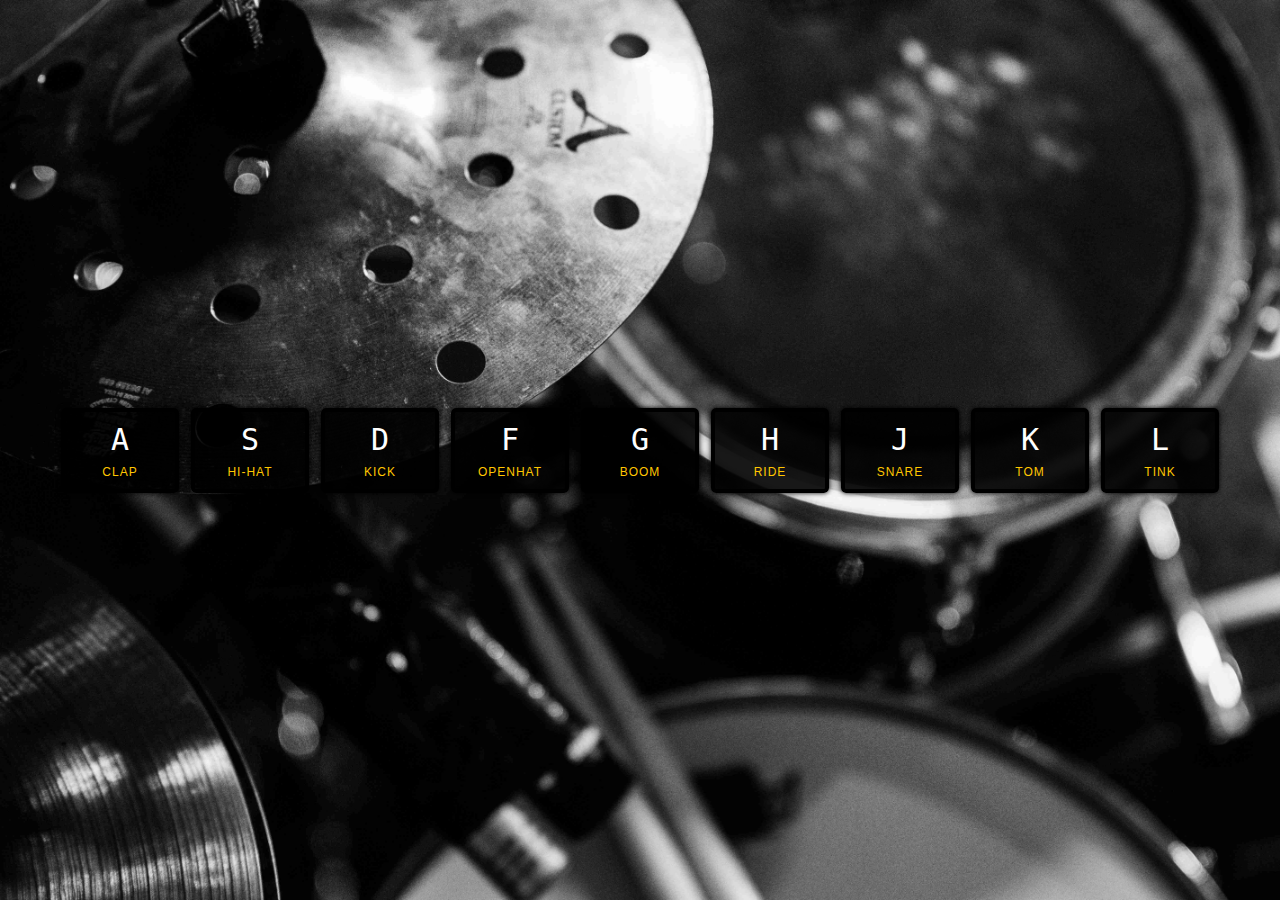
<file: 01-drumkit/index.html>
<!DOCTYPE html>
<html lang="en">

  <head>
    <meta charset="UTF-8">
    <meta name="viewport" content="width=device-width, initial-scale=1.0">
    <link rel="stylesheet" href="styles.css">
    <title>JS Drum Kit</title>
  </head>

  <body>
    <div class="keys">
      <div class="key" data-key="65"><kbd>A</kbd><span class="sound">clap</span></div>
      <div class="key" data-key="83"><kbd>S</kbd><span class="sound">hi-hat</span></div>
      <div class="key" data-key="68"><kbd>d</kbd><span class="sound">kick</span></div>
      <div class="key" data-key="70"><kbd>f</kbd><span class="sound">openhat</span></div>
      <div class="key" data-key="71"><kbd>g</kbd><span class="sound">boom</span></div>
      <div class="key" data-key="72"><kbd>h</kbd><span class="sound">ride</span></div>
      <div class="key" data-key="74"><kbd>j</kbd><span class="sound">snare</span></div>
      <div class="key" data-key="75"><kbd>k</kbd><span class="sound">tom</span></div>
      <div class="key" data-key="76"><kbd>l</kbd><span class="sound">tink</span></div>
    </div>

    <audio data-key="65" src="./sounds/clap.wav"></audio>
    <audio data-key="83" src="./sounds/hihat.wav"></audio>
    <audio data-key="68" src="./sounds/kick.wav"></audio>
    <audio data-key="70" src="./sounds/openhat.wav"></audio>
    <audio data-key="71" src="./sounds/boom.wav"></audio>
    <audio data-key="72" src="./sounds/ride.wav"></audio>
    <audio data-key="74" src="./sounds/snare.wav"></audio>
    <audio data-key="75" src="./sounds/tom.wav"></audio>
    <audio data-key="76" src="./sounds/tink.wav"></audio>
  </body>

  <script src="script.js"></script>

</html>
</file>
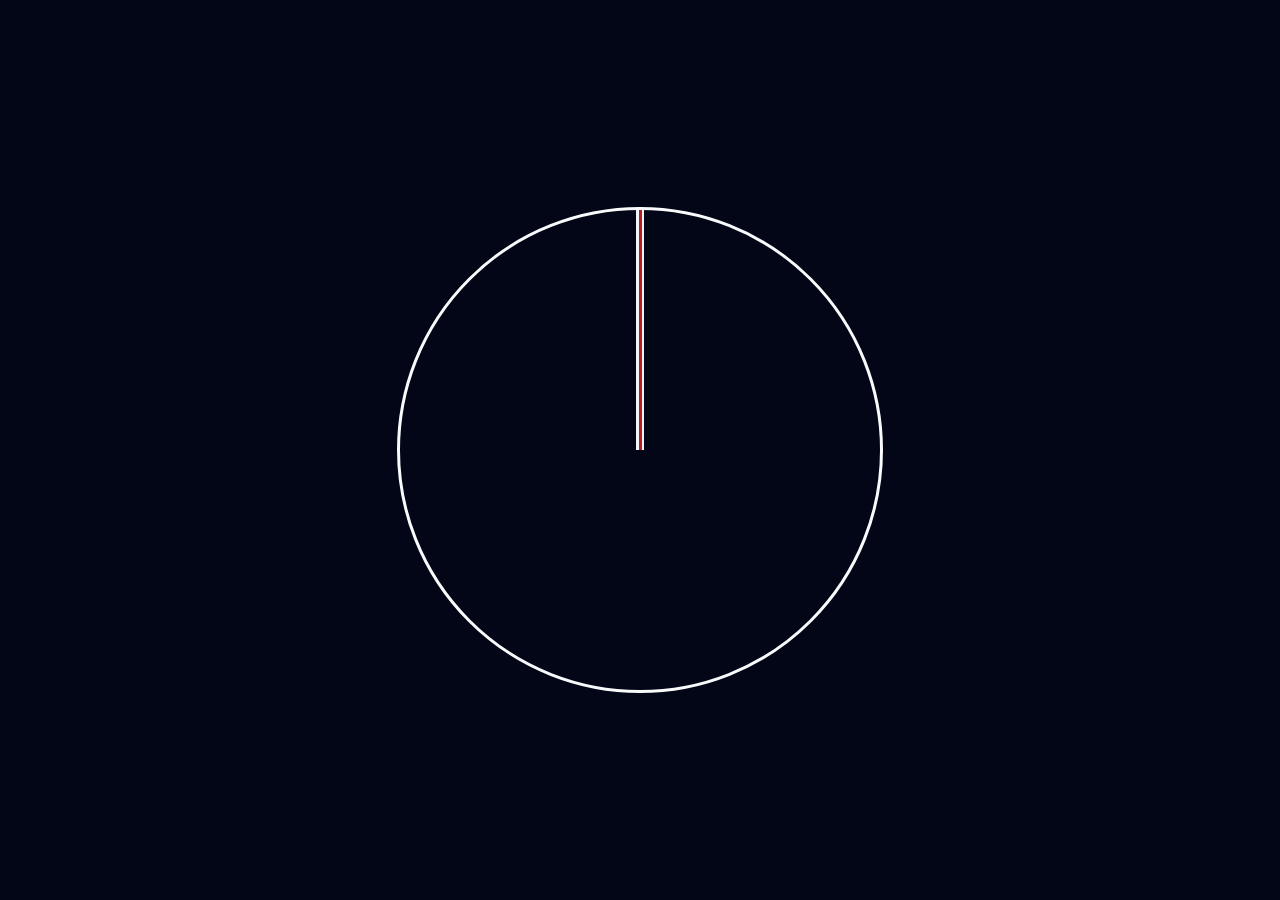
<file: 02-JS-CSS-Clock/index.html>
<!DOCTYPE html>
<html lang="en">

  <head>
    <meta charset="UTF-8">
    <meta name="viewport" content="width=device-width, initial-scale=1.0">
    <link rel="stylesheet" href="styles.css">
    <title>JS and CSS Clock</title>
  </head>

  <body>
    <div class="clock">
      <div class="clock--face">
        <div class="hand hand--hour"></div>
        <div class="hand hand--min"></div>
        <div class="hand hand--seconds"></div>
      </div>
    </div>

    <script src="script.js"></script>
  </body>

</html>
</file>
<file: 01-drumkit/styles.css>
html {
  font-size: 10px;
  background: url('./images/drums-bg.webp');
  background-size: cover;
}

body,
html {
  margin: 0;
  padding: 0;
  font-family: sans-serif;
}

.keys {
  display: flex;
  align-items: center;
  justify-content: center;
  gap: 1.2rem;
  min-height: 100vh;

  text-transform: uppercase;
}

.key {
  display: flex;
  flex-direction: column;
  align-items: center;
  justify-content: center;
  gap: 0.8rem;
  padding: 1rem 0.5rem;
  width: 10rem;

  background-color: rgba(0, 0, 0, .9);
  border-radius: 0.5rem;
  border: .4rem solid black;
  box-shadow: 0 0 0.5rem black;
  color: white;

  transition: all 0.07s;
}

kbd {
  font-size: 3rem
}

.sound {
  font-size: 1.2rem;
  letter-spacing: 0.1rem;
  color: #ffc600;
}

.playing {
  transform: scale(1.1);
  border-color: #ffc600;
  box-shadow: 0 0 1rem #ffc600;
}
</file>
<file: 02-JS-CSS-Clock/styles.css>
body,
html {
  margin: 0;
  padding: 0;
}

.clock {
  background-color: #020617;
  height: 100vh;
  display: flex;
  justify-content: center;
  align-items: center;
}

.clock--face {
  border: 3px solid #f8fafc;
  border-radius: 50%;
  height: 30rem;
  width: 30rem;

  display: flex;
  align-items: flex-start;
  justify-content: center;
  position: relative;
}

.hand {
  background-color: #f1f5f9;
  width: 8px;
  height: 50%;
  transform-origin: center bottom;

  /* starting point */
  transform: rotate(0deg);
  position: absolute;
}

.hand--min {
  width: 5px;
}

.hand--seconds {
  background-color: #b91c1c;
  width: 3px;
}
</file>
